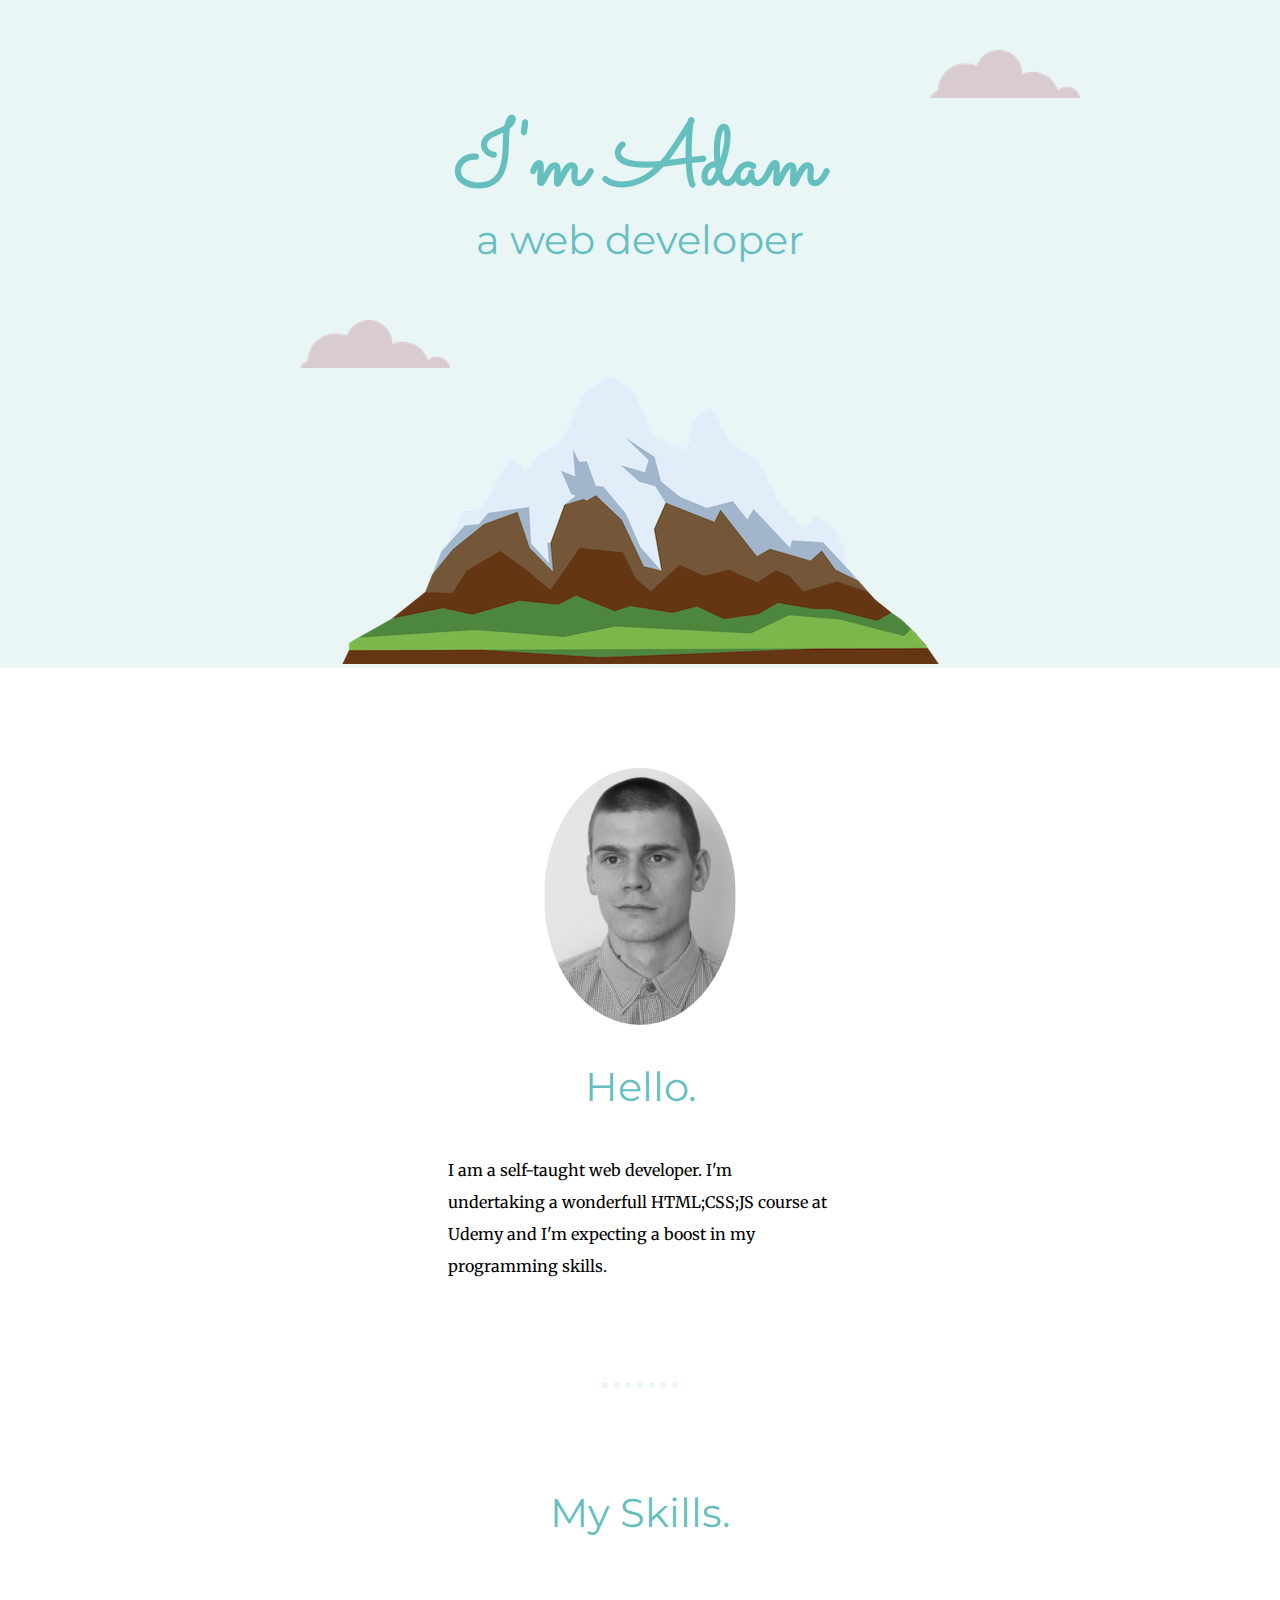
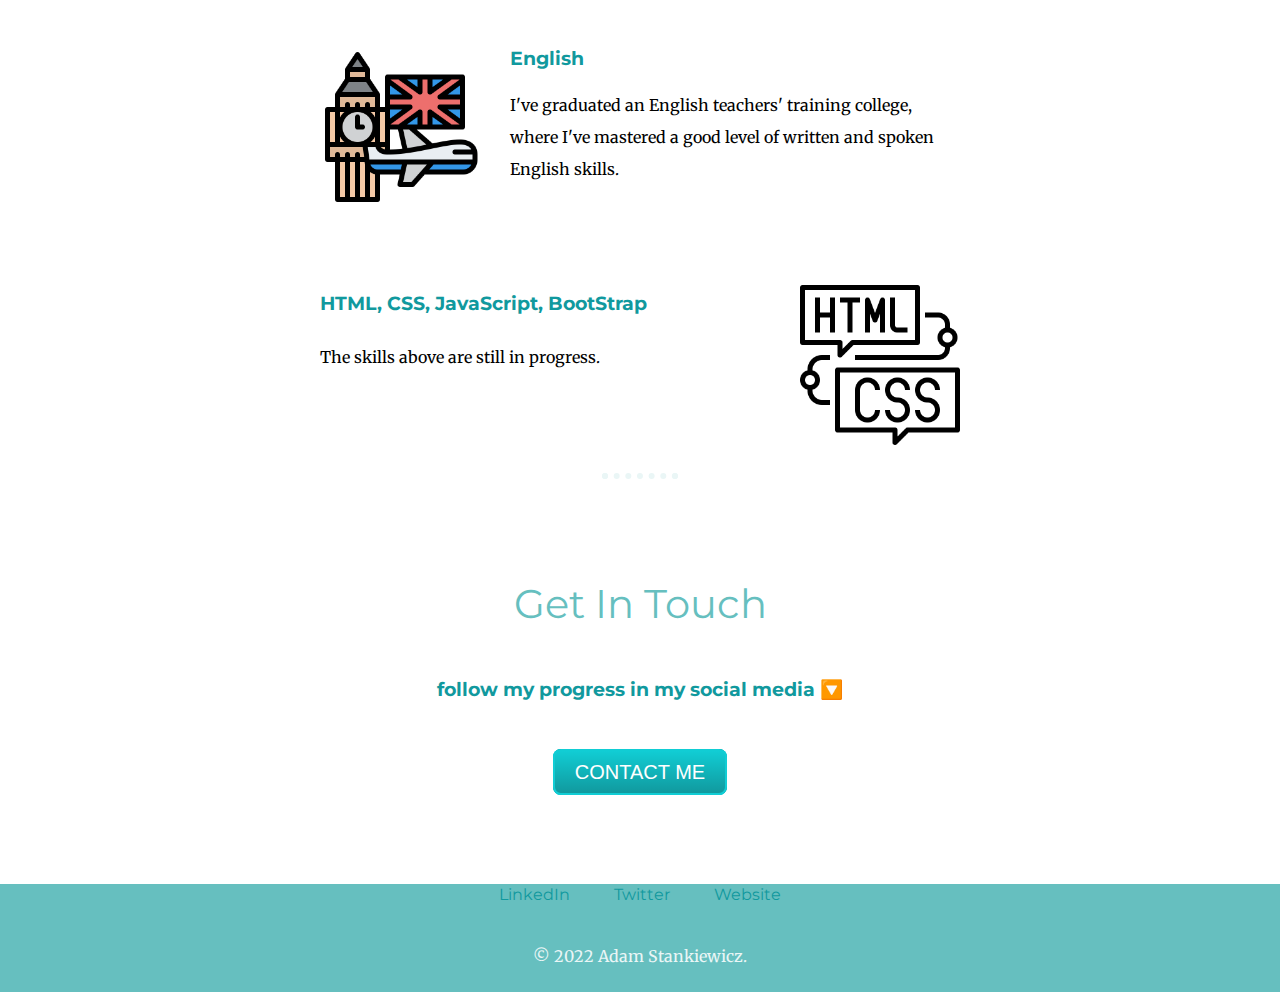
<file: index.html>
<!DOCTYPE html>
<html lang="en">
  <head>
    <meta charset="UTF-8" />
    <meta http-equiv="X-UA-Compatible" content="IE=edge" />
    <meta name="viewport" content="width=device-width, initial-scale=1.0" />
    <title>Adam_Stankiewicz</title>
    <link rel="stylesheet" href="CSS/styles.css" />
    <link rel="icon" href="favicon.ico" />
    <link rel="preconnect" href="https://fonts.googleapis.com" />
    <link rel="preconnect" href="https://fonts.gstatic.com" crossorigin />
    <link
      href="https://fonts.googleapis.com/css2?family=Merriweather&family=Montserrat:ital,wght@0,400;1,700&family=Sacramento&display=swap"
      rel="stylesheet"
    />
  </head>
  <body>
    <div class="top-container">
      <img class="top-cloud" src="images/cloud.png" alt="cloud" />
      <h1>I'm Adam</h1>
      <h2>a web developer</h2>
      <img class="bottom-cloud" src="images/cloud.png" alt="cloud" />
      <img src="images/mountain.png" alt="mountain-img" />
    </div>
    <div class="middle-container">
      <div class="profile">
        <img class="adams-pic" src="images/img.png" alt="adam's-picture" />
        <h2>Hello.</h2>
        <p class="intro">
          I am a self-taught web developer. I'm undertaking a wonderfull
          HTML;CSS;JS course at Udemy and I'm expecting a boost in my
          programming skills.
        </p>
      </div>
      <hr />
      <div class="skills">
        <h2>My Skills.</h2>
        <div class="skill-row">
          <img
            class="skill-image"
            src="images/travel.png"
            alt="english-attributes"
          />
          <h3>English</h3>
          <p>
            I've graduated an English teachers' training college, where I've
            mastered a good level of written and spoken English skills.
          </p>
        </div>
        <div class="skill-row">
          <img
            class="skill-image-coding"
            src="images/coding.png"
            alt="coding-icon"
          />
          <h3>
            <p>HTML, CSS, JavaScript, BootStrap</p>
            <!--<ul >
              <li style="list-style-type: none">HTML</li>
              <li style="list-style-type: none">CSS</li>
              <li style="list-style-type: none">JavaScript</li>
            </ul>-->
          </h3>
          <p>The skills above are still in progress.</p>
        </div>
      </div>
      <hr />
      <div class="contact-me">
        <h2>Get In Touch</h2>
        <h3 class="outro">follow my progress in my social media 🔽</h3>
        <p></p>
        <a class="btn" href="mailto:adam.stankiewicz87@gmail.com">CONTACT ME</a>
      </div>
    </div>

    <div class="bottom-container">
      <a class="footer-link" href="https://www.linkedin.com/">LinkedIn</a>
      <a class="footer-link" href="https://twitter.com/">Twitter</a>
      <a class="footer-link" href="https://www.appbrewery.co/">Website</a>
      <p class="copyright">© 2022 Adam Stankiewicz.</p>
    </div>
  </body>
</html>
</file>
<file: CSS/styles.css>
.top-container {
  background-color: #eaf6f6;
  position: relative;
  padding-top: 100px;
}
body {
  color: 40514E;
  background-color: #fff;
  margin: 0;
  text-align: center;
  font-family: "Merriweather", serif;
}
h1 {
  margin: 50px auto 0 auto;
  font-size: 5.625rem;
  font-family: "Sacramento", cursive;
  color: #66bfbf;
  line-height: 2rem;
}
p {
  line-height: 2;
}
a {
  color: #11999e;
  font-family: "Montserrat", sans-serif;
  margin: 10px 20px;
  text-decoration: none;
}
a:hover {
  color: #eaf6f6;
}
hr {
  border: dotted #eaf6f6 6px;
  border-bottom: none;
  width: 5%;
  margin: 100px auto;
}
h2 {
  font-family: "Montserrat", sans-serif;
  font-size: 2.5rem;
  color: #66bfbf;
  font-weight: normal;
  padding-bottom: 10px;
}
h3 {
  color: #11999e;
  font-family: "Montserrat", sans-serif;
}
.middle-container {
  margin: 100px 0;
}
.bottom-container {
  background-color: #66bfbf;
}
.bottom-cloud {
  position: absolute;
  left: 300px;
  bottom: 300px;
}
.top-cloud {
  position: absolute;
  right: 200px;
  top: 50px;
}
.skill-row {
  width: 50%;
  margin: 100px auto;
  text-align: left;
}
.skill-image {
  width: 25%;
  float: left;
  padding-right: 30px;
}

.skill-image-coding {
  width: 25%;
  float: right;
  margin-left: 30px;
}

.adams-pic {
  width: 15%;
  border-radius: 100%;
}
.intro {
  width: 30%;
  text-align: left;
  margin: auto;
}
.outro {
  width: 40%;

  margin: 40px auto 60px;
}
.btn {
  background: #11cdd4;
  background-image: -webkit-linear-gradient(top, #11cdd4, #11999e);
  background-image: -moz-linear-gradient(top, #11cdd4, #11999e);
  background-image: -ms-linear-gradient(top, #11cdd4, #11999e);
  background-image: -o-linear-gradient(top, #11cdd4, #11999e);
  background-image: linear-gradient(to bottom, #11cdd4, #11999e);
  -webkit-border-radius: 8;
  -moz-border-radius: 8;
  border-radius: 8px;
  font-family: Arial;
  color: #ffffff;
  font-size: 20px;
  padding: 10px 20px 10px 20px;
  border: solid #11cdd4 2px;
  text-decoration: none;
}

.btn:hover {
  background: #30e3cb;
  background-image: -webkit-linear-gradient(top, #30e3cb, #2bc4ad);
  background-image: -moz-linear-gradient(top, #30e3cb, #2bc4ad);
  background-image: -ms-linear-gradient(top, #30e3cb, #2bc4ad);
  background-image: -o-linear-gradient(top, #30e3cb, #2bc4ad);
  background-image: linear-gradient(to bottom, #30e3cb, #2bc4ad);
  text-decoration: none;
}

.copyright {
  color: #eaf6f6;
  font-size: 0, 75rem;
  padding: 20px 0;
}
</file>
